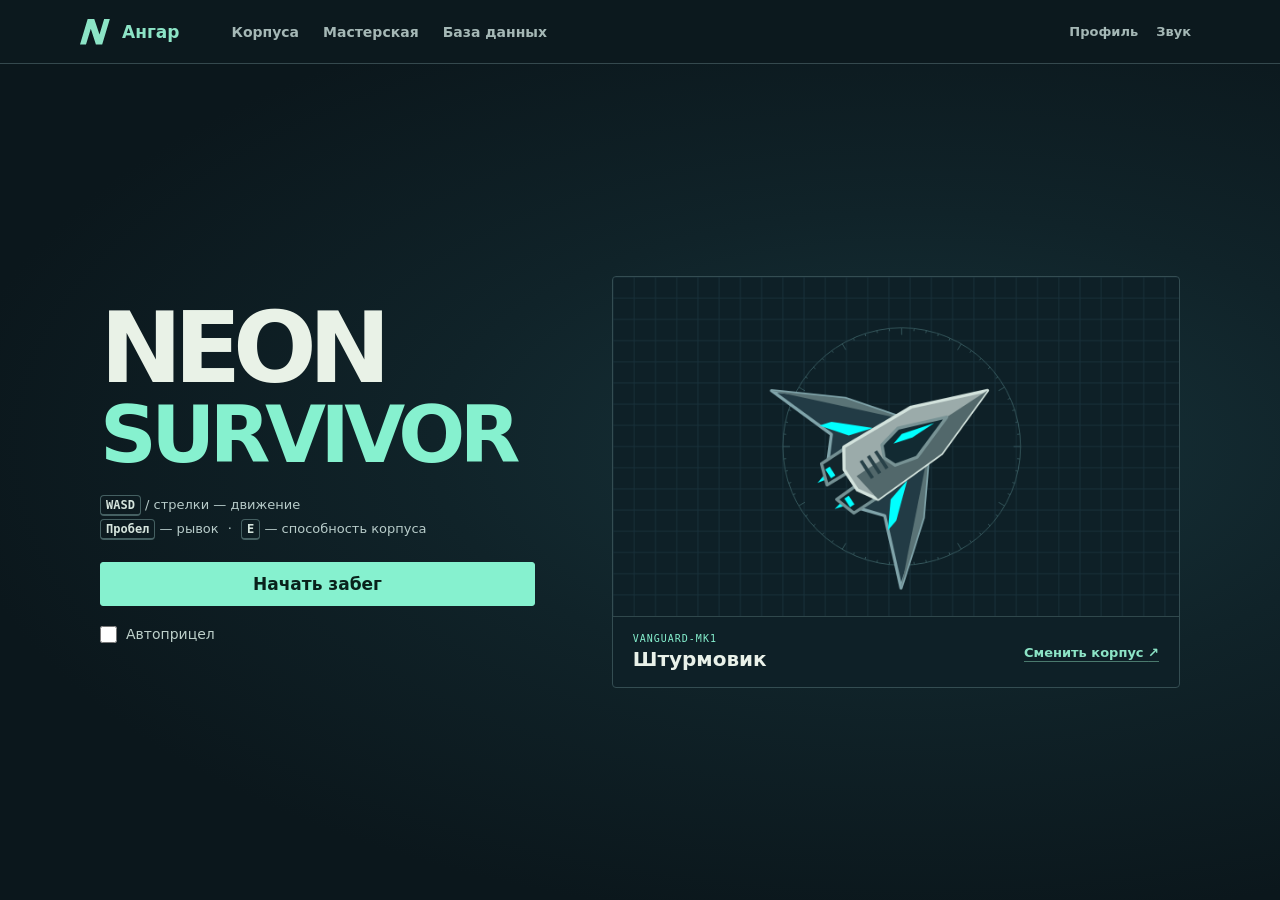
<file: index.html>
<!DOCTYPE html>
<html lang="ru">
<head>
    <meta charset="UTF-8">
    <meta name="viewport" content="width=device-width, initial-scale=1.0">
    <title>Neon Survivor</title>
    <meta name="description" content="Выберите корпус, удержите сектор и соберите свою комбинацию оружия в неоновом городе." />
    <meta property="og:title" content="Neon Survivor" />
    <meta property="og:description" content="Выберите корпус, удержите сектор и соберите свою комбинацию оружия в неоновом городе." />
    <meta property="og:type" content="website" />
    <meta name="twitter:card" content="summary_large_image" />
    <link rel="icon" href="data:,">
    <link rel="stylesheet" href="css/style.css">
    <link rel="stylesheet" href="css/station.css">
</head>
<body>
    <canvas id="gameCanvas" tabindex="-1" aria-label="Игровое поле"></canvas>

    <div id="ui-layer" class="hud">
        <div id="achievement-toast-container" class="achievement-toast-container"></div>

        <div class="hud__xp-bar">
            <div class="hud__xp-fill" id="xp-fill"></div>
        </div>

        <div class="hud__header">
            <div class="hud__stats">
                <button class="stat-box hull-status" id="hud-build" aria-label="Открыть сборку (Tab)"><span class="stat-box__label">КОРПУС</span><span id="hud-hp">100 / 100</span><span id="hud-slots">Оружие 1/4 · Пассивки 0/4</span></button>
                <div class="stat-box">
                    <span class="stat-box__label">УРОВЕНЬ</span>
                    <span class="stat-box__val" id="level-display">1</span>
                </div>
                <div class="stat-box">
                    <span class="stat-box__label">СЧЁТ</span>
                    <span class="stat-box__val" id="score-display">0</span>
                </div>
                <div class="stat-box stat-box--starter-shield hidden" id="starter-shield-box">
                    <span class="stat-box__label">СТАРТ. ЩИТ</span>
                    <span class="stat-box__val" id="starter-shield-display">0</span>
                </div>
                <div class="stat-box stat-box--energy-shield hidden" id="energy-shield-box">
                    <span class="stat-box__label">ЭНЕРГО-ЩИТ</span>
                    <span class="stat-box__val" id="energy-shield-display">ГОТОВ</span>
                </div>
            </div>

            <div class="hud__center">
                <div class="stat-box stat-box--timer">
                    <span class="stat-box__label">ВРЕМЯ ВЫЖИВАНИЯ</span>
                    <span class="stat-box__val" id="timer-display">00:00</span>
                </div>
            </div>

            <div class="hud__actions">
                <button class="btn btn--small btn--tool btn--radar active" id="btn-radar" title="Переключить тактический радар [M]">
                    <span class="radar-dot"></span>РАДАР [M]
                </button>
                <button class="btn btn--small btn--danger" id="btn-pause" title="Пауза [ESC]">ПАУЗА</button>
            </div>
        </div>

        <div id="touch-stick" aria-label="Движение корабля"><span></span></div>
        <div class="hud__footer">
            <button type="button" class="skill-slot" id="skill-dash" aria-label="Рывок (пробел)">
                <kbd class="skill-slot__key">SPC</kbd>
                <span class="skill-slot__icon" id="dash-symbol"></span><span class="ability-cd" id="dash-time"></span>
                <div class="skill-slot__cd" id="cd-dash"></div>
            </button>
            <button type="button" class="skill-slot" id="skill-emp" aria-label="Способность корпуса (E)">
                <kbd class="skill-slot__key">E</kbd>
                <span class="skill-slot__icon" id="skill-emp-icon"></span><span class="ability-cd" id="ult-time"></span>
                <div class="skill-slot__cd" id="cd-emp"></div>
            </button>
        </div>

        <div id="event-banner" class="event-banner hidden">
            <div class="event-banner__title" id="event-title">ТРЕВОГА</div>
            <div class="event-banner__desc" id="event-desc">ОПИСАНИЕ СОБЫТИЯ</div>
        </div>
    </div>

    <div id="loot-indicators"></div>

    <div id="abilities-overlay" class="screen-modal hidden" role="dialog" aria-modal="true" aria-label="Сборка">
        <div class="panel">
            <div class="loadout-title"><h2 class="panel__title">Сборка</h2><button class="station-link" id="close-build">Закрыть</button></div>
            <div id="abilities-list" class="loadout-list"></div>
        </div>
    </div>

    <header class="station-bar" aria-label="Навигация ангара">
        <div class="station-bar-inner">
            <button class="station-brand" id="station-home" aria-label="Neon Survivor — в ангар"><span class="brand-symbol" aria-hidden="true"></span><span>Ангар</span></button>
            <nav class="station-tabs" aria-label="Разделы ангара">
                <button id="chassis-btn">Корпуса</button>
                <button id="open-shop-btn">Мастерская</button>
                <button id="open-database-btn">База данных</button>
            </nav>
            <div class="station-tools"><button id="open-profile-btn">Профиль</button><button id="open-audio-btn">Звук</button></div>
        </div>
    </header>

    <main id="overlay-screen" class="screen screen--dark station-page">
        <div class="hangar">
            <section class="hangar-controls">
                <h1 class="game-title">NEON<br><span>SURVIVOR</span></h1>
                <p class="touch-keys">Движение — левый джойстик. Рывок и способность корпуса — справа.</p>
                <p class="hangar-keys"><kbd>WASD</kbd> / стрелки — движение<br><kbd>Пробел</kbd> — рывок <span>·</span> <kbd>E</kbd> — способность корпуса</p>
                <div id="death-report" class="death-report" aria-live="polite"></div>
                <button class="btn btn--primary" id="start-btn">Начать забег</button>
                <label class="aim-switch"><input type="checkbox" id="autoaim-toggle-start"><span>Автоприцел</span></label>
            </section>
            <figure class="hangar-figure">
                <canvas id="hangar-art" width="640" height="384" aria-label="Выбранный корпус"></canvas>
                <figcaption><div><span id="hangar-model">VANGUARD-MK1</span><strong id="hangar-pilot">Штурмовик</strong></div><button class="station-link" id="hangar-change">Сменить корпус <span aria-hidden="true">↗</span></button></figcaption>
            </figure>
        </div>
    </main>

    <section id="chassis-screen" class="screen station-page hidden" aria-labelledby="chassis-title">
        <div class="station-content">
            <div class="station-heading"><div><h2 id="chassis-title">Корпуса</h2><p>Выбери корабль для следующего забега.</p></div>
            <div class="chip-balance"><span aria-hidden="true">◇</span><div><small>Чипы</small><strong id="chassis-currency">0</strong></div></div></div>
            <div id="chassis-container" class="fleet" aria-label="Осмотр корпуса"></div>
            <div id="pilot-detail" class="pilot-detail"></div>
            <p id="pilot-feedback" class="station-feedback" role="status"></p>
        </div>
    </section>

    <section id="shop-screen" class="screen station-page hidden" aria-labelledby="workshop-title">
        <div class="station-content">
            <div class="station-heading"><div><h2 id="workshop-title">Мастерская</h2><p>Постоянные улучшения для всех корпусов.</p></div>
            <div class="chip-balance"><span aria-hidden="true">◇</span><div><small>Чипы</small><strong id="meta-currency">0</strong></div></div></div>
            <div id="workshop-filters" class="choice-strip" aria-label="Фильтры улучшений">
                <button data-shop-filter="all">Все улучшения</button><button data-shop-filter="affordable">По средствам</button><button data-shop-filter="max">На максимуме</button>
            </div>
            <p id="shop-feedback" class="station-feedback" role="status"></p>
            <div id="shop-container" class="workshop-grid"></div>
        </div>
    </section>

    <section id="database-screen" class="screen station-page hidden" aria-labelledby="archive-title">
        <div class="station-content">
            <div class="station-heading"><div><h2 id="archive-title">База данных</h2><p>Характеристики модулей, рецепты эволюций и досье противников.</p></div></div>
            <div class="archive-tools">
                <div id="archive-groups" class="choice-strip" aria-label="Раздел справочника">
                    <button data-group="weapon">Оружие</button><button data-group="passive">Пассивки</button><button data-group="evo">Эволюции</button><button data-group="enemy">Противники</button>
                </div>
                <label class="archive-search"><span class="search-glyph" aria-hidden="true"></span><input id="archive-query" type="search" placeholder="Найти в базе" aria-label="Найти в базе" autocomplete="off"></label>
            </div>
            <div class="archive-layout">
                <div class="archive-index"><div id="archive-count" class="archive-count" role="status"></div><div id="archive-list" class="archive-list" aria-label="Записи справочника"></div></div>
                <article id="archive-detail" class="archive-detail" aria-label="Выбранная запись"></article>
            </div>
        </div>
    </section>

    <div id="profile-screen" class="screen screen--solid screen--scrollable station-page hidden">
        <div class="screen__content screen__content--dashboard">
            <h2 class="screen__title">ПРОФИЛЬ ПИЛОТА</h2>

            <div class="profile-layout">
                <div class="profile-col">
                    <h3 class="section-subtitle">СТАТИСТИКА</h3>
                    <div id="profile-stats" class="panel__list panel__list--grid"></div>

                    <h3 class="section-subtitle">ДИРЕКТИВЫ</h3>
                    <div id="profile-achievements" class="panel__list panel__list--grid"></div>
                </div>

                <div class="profile-col">
                    <h3 class="section-subtitle">ЖУРНАЛ ИНЦИДЕНТОВ</h3>
                    <div id="profile-runlog" class="panel__list run-log-list"></div>
                </div>
            </div>

            <div class="action-group" style="margin-top: 30px;">
                <button class="btn btn--secondary" id="close-profile-btn">НАЗАД</button>
            </div>
        </div>
    </div>

    <div id="levelup-screen" class="screen screen--solid hidden">
        <div class="screen__content screen__content--wide">
            <h2 class="screen__title">УРОВЕНЬ ПОВЫШЕН</h2>
            <p id="sys-msg" class="screen__subtitle">Выберите модуль</p>
            <div id="levelup-slots-info" class="slots-info">Оружие 1/4 • Пассивки 0/4</div>

            <div class="cards-grid" id="cards-box"></div>

            <div class="controls-group" id="levelup-controls" style="display:none;">
                <button class="btn btn--tool" id="reroll-btn">
                    Обновить · <span id="reroll-count">3</span>
                </button>
                <button class="btn btn--tool" id="banish-btn">
                    Изгнать навык
                </button>
                <button class="btn btn--tool" id="skip-btn">
                    Пропустить · +40 HP
                </button>
            </div>
        </div>
    </div>

    <div id="pause-menu" class="screen screen--solid hidden">
        <div class="screen__content">
            <h2 class="screen__title">ПАУЗА</h2>
            <div id="stats-list" class="panel__list panel__list--grid panel__list--scrollable"></div>

            <label class="toggle" style="margin-bottom: 20px;">
                <input type="checkbox" id="autoaim-toggle-pause" class="toggle__input">
                <span class="toggle__label">АВТОПРИЦЕЛ</span>
            </label>

            <div class="action-group">
                <button class="btn btn--primary" id="resume-btn">ПРОДОЛЖИТЬ</button>
                <button class="btn btn--secondary" id="pause-audio-btn">НАСТРОЙКИ ЗВУКА</button>
                <button class="btn btn--tool" id="pause-xp-report-btn" title="Показать и скопировать сводку опыта [F9]">Сводка забега [F9]</button>
            </div>
            <pre id="xp-diagnostic-box" class="boot-log hidden" style="margin-top: 14px; max-height: 220px; overflow-y: auto; text-align: left; font-size: 11px; white-space: pre-wrap; user-select: text;"></pre>
        </div>
    </div>

    <div id="audio-settings-screen" class="screen screen--modal hidden">
        <div class="screen__content screen__content--audio">
            <h2 class="screen__title">Настройки звука</h2>

            <div class="audio-controls-panel">
                <div class="audio-setting-row">
                    <div class="audio-label-group">
                        <span class="audio-label">ОБЩАЯ ГРОМКОСТЬ</span>
                        <span class="audio-val-badge" id="master-val-badge">70%</span>
                    </div>
                    <input type="range" id="master-volume-slider" class="range-slider" min="0" max="100" step="1" value="70">
                </div>

                <div class="audio-setting-row">
                    <div class="audio-label-group">
                        <span class="audio-label">ЭФФЕКТЫ БОЯ (SFX)</span>
                        <span class="audio-val-badge" id="sfx-val-badge">70%</span>
                    </div>
                    <input type="range" id="sfx-volume-slider" class="range-slider" min="0" max="100" step="1" value="70">
                </div>

                <div class="audio-setting-row">
                    <div class="audio-label-group">
                        <span class="audio-label">МУЗЫКА СИНТЕЗАТОРА (BGM)</span>
                        <span class="audio-val-badge" id="music-val-badge">60%</span>
                    </div>
                    <input type="range" id="music-volume-slider" class="range-slider" min="0" max="100" step="1" value="60">
                </div>

                <div class="audio-setting-row">
                    <div class="audio-label-group">
                        <span class="audio-label">ИНТЕРФЕЙС / ОПЫТ (UI)</span>
                        <span class="audio-val-badge" id="ui-val-badge">80%</span>
                    </div>
                    <input type="range" id="ui-volume-slider" class="range-slider" min="0" max="100" step="1" value="80">
                </div>

                <div class="audio-setting-row audio-setting-row--toggle">
                    <label class="toggle">
                        <input type="checkbox" id="mute-toggle" class="toggle__input">
                        <span class="toggle__label">ВЫКЛЮЧИТЬ ВЕСЬ ЗВУК (MUTE)</span>
                    </label>
                </div>
            </div>

            <div class="action-group" style="margin-top: 25px;">
                <button class="btn btn--primary" id="close-audio-btn">СОХРАНИТЬ И ЗАКРЫТЬ</button>
            </div>
        </div>
    </div>

    <div class="crt-overlay"></div>

    <script type="module" src="src/main.js"></script>
</body>
</html>
</file>
<file: css/style.css>
:root {
    --clr-bg: #0b0213;
    --clr-surface: #19052b;
    --clr-surface-light: #280a42;

    --clr-primary: #00ffff;
    --clr-danger: #ff0055;
    --clr-warning: #ffea00;
    --clr-success: #00ff9d;

    --clr-text: #ffffff;
    --clr-text-muted: #b58cd4;

    --z-canvas: 1;
    --z-indicators: 5;
    --z-hud: 10;
    --z-modal: 45;
    --z-screen: 50;
    --z-crt: 9999;

    --font-main: 'Orbitron', system-ui, sans-serif;
    --border-width: 3px;

    --shadow-offset: 6px;
}

* { box-sizing: border-box; margin: 0; padding: 0; }

body {
    background: var(--clr-bg);
    color: var(--clr-text);
    font-family: var(--font-main);
    overflow: hidden;
    touch-action: manipulation;
    user-select: none;
    font-weight: 700;
}

canvas {
    display: block;
    width: 100%;
    height: 100%;
    image-rendering: pixelated;
    position: absolute;
    z-index: var(--z-canvas);
}

.hidden { display: none !important; opacity: 0; pointer-events: none; }
.color-warning { color: var(--clr-warning); }

.crt-overlay {
    position: fixed;
    inset: 0;
    background: linear-gradient(rgba(18, 16, 16, 0) 50%, rgba(0, 0, 0, 0.25) 50%),
                linear-gradient(90deg, rgba(255, 0, 0, 0.06), rgba(0, 255, 0, 0.02), rgba(0, 0, 255, 0.06));
    background-size: 100% 4px, 3px 100%;
    z-index: var(--z-crt);
    pointer-events: none;
    opacity: 0.6;
}

.hud {
    position: absolute; inset: 0;
    z-index: var(--z-hud);
    pointer-events: none;
    display: flex; flex-direction: column; justify-content: space-between;
}

.hud__xp-bar {
    position: absolute; top: 0; left: 0; width: 100%; height: 12px;
    background: var(--clr-bg);
    border-bottom: var(--border-width) solid var(--clr-primary);
    z-index: 100;
}

.hud__xp-fill {
    width: 0; height: 100%;
    background: var(--clr-primary);
    box-shadow: 0 0 15px var(--clr-primary);
    transition: width 0.2s ease-out;
}

.hud__header {
    padding: 16px 24px;
    padding-top: 26px;
    display: flex;
    justify-content: space-between;
    align-items: flex-start;
    pointer-events: none;
    position: relative;
    z-index: 10;
}

.hud__stats {
    display: flex;
    gap: 12px;
    pointer-events: none;
}

.hud__center {
    display: flex;
    flex-direction: column;
    align-items: center;
    pointer-events: none;
}

.hud__actions {
    display: flex;
    align-items: center;
    gap: 10px;
    pointer-events: none;
}

.hud__actions .btn,
.hud__stats .stat-box,
.hud__center .stat-box {
    pointer-events: auto;
}

.hud__footer {
    padding: 24px 28px;
    display: flex;
    gap: 16px;
    pointer-events: none;
    align-items: flex-end;
}

.hud__footer .skill-slot {
    pointer-events: auto;
    cursor: pointer;
}

.stat-box {
    background: rgba(14, 4, 28, 0.88);
    backdrop-filter: blur(8px);
    border: var(--border-width) solid var(--clr-primary);
    padding: 6px 14px;
    display: flex; flex-direction: column; align-items: center;
    min-width: 82px;
    box-shadow: 3px 3px 0px var(--clr-danger);
    transition: transform 0.15s ease, border-color 0.15s ease;
}

.stat-box--timer {
    min-width: 140px;
    border-color: var(--clr-warning);
    box-shadow: 0 0 16px rgba(255, 234, 0, 0.25), 3px 3px 0px var(--clr-primary);
    background: rgba(22, 6, 40, 0.92);
}

.stat-box--timer .stat-box__label {
    color: var(--clr-primary);
    letter-spacing: 2px;
    font-size: 9px;
    font-weight: 700;
}

.stat-box--timer .stat-box__val {
    color: var(--clr-warning);
    font-size: 24px;
    font-weight: 900;
    letter-spacing: 2px;
    text-shadow: 0 0 10px rgba(255, 234, 0, 0.6);
}

.stat-box__label {
    font-size: 9px; color: var(--clr-warning);
    letter-spacing: 1.5px; margin-bottom: 2px;
    font-weight: 700;
}

.stat-box__val { font-size: 20px; color: #fff; font-weight: 900; }

.stat-box--starter-shield {
    border-color: var(--clr-warning);
    box-shadow: 3px 3px 0px #553b00;
    min-width: 96px;
}

.stat-box--starter-shield .stat-box__label {
    color: var(--clr-warning);
}

.stat-box--starter-shield .stat-box__val {
    font-size: 16px;
    color: var(--clr-warning);
    letter-spacing: 2px;
}

.stat-box--energy-shield {
    border-color: var(--clr-primary);
    box-shadow: 3px 3px 0px #004455;
    min-width: 104px;
}

.stat-box--energy-shield .stat-box__label {
    color: var(--clr-primary);
}

.stat-box--energy-shield .stat-box__val {
    font-size: 15px;
    color: var(--clr-primary);
    letter-spacing: 1px;
}

.stat-box--energy-shield.recharging {
    border-color: #446677;
}

.stat-box--energy-shield.recharging .stat-box__val {
    color: #88bbcc;
}

.btn--radar {
    background: rgba(14, 4, 28, 0.88);
    border-color: var(--clr-primary);
    color: var(--clr-primary);
    box-shadow: 3px 3px 0px var(--clr-primary);
    padding: 7px 12px;
    font-size: 11px;
    display: inline-flex;
    align-items: center;
    gap: 6px;
}
.btn--radar .radar-dot {
    width: 8px;
    height: 8px;
    border-radius: 50%;
    background: #555;
    transition: background 0.2s, box-shadow 0.2s;
}
.btn--radar.active .radar-dot {
    background: var(--clr-success);
    box-shadow: 0 0 8px var(--clr-success);
}
.btn--radar.active {
    border-color: var(--clr-primary);
    color: #fff;
}

.skill-slot {
    width: 64px; height: 64px;
    background: var(--clr-bg);
    border: var(--border-width) solid #555;
    display: flex; align-items: center; justify-content: center;
    font-size: 28px; color: #555;
    position: relative; overflow: hidden;
    box-shadow: 4px 4px 0px #222;
}

.skill-slot.ready {
    border-color: var(--clr-primary);
    color: var(--clr-primary);
    box-shadow: 4px 4px 0px var(--clr-primary);
}

.skill-slot__cd {
    position: absolute; left: 0; bottom: 0; width: 100%;
    background: var(--clr-danger); opacity: 0.5;
    transition: height 0.1s linear; z-index: 1;
}

.skill-slot__icon { z-index: 2; }

.skill-slot__key {
    position: absolute; top: 2px; left: 2px;
    background: var(--clr-primary); color: #000;
    padding: 2px 4px; font-size: 9px;
    font-weight: 900; z-index: 5;
}

.btn {
    font-family: var(--font-main);
    border: var(--border-width) solid transparent;
    cursor: pointer;
    text-transform: uppercase;
    font-weight: 900; letter-spacing: 2px;
    display: inline-flex; align-items: center; justify-content: center; gap: 8px;
    transition: transform 0.1s, box-shadow 0.1s;
}

.btn:active {
    transform: translate(var(--shadow-offset), var(--shadow-offset)) !important;
    box-shadow: 0px 0px 0px transparent !important;
}

.btn--primary {
    background: var(--clr-primary);
    color: var(--clr-bg);
    border-color: var(--clr-primary);
    padding: 15px 40px; font-size: 20px;
    box-shadow: var(--shadow-offset) var(--shadow-offset) 0px var(--clr-danger);
    width: 100%;
}
.btn--primary:hover { transform: translate(-2px, -2px); box-shadow: 8px 8px 0px var(--clr-danger); }

.btn--secondary {
    background: var(--clr-bg);
    color: var(--clr-warning);
    border-color: var(--clr-warning);
    padding: 15px 40px; font-size: 20px;
    box-shadow: var(--shadow-offset) var(--shadow-offset) 0px var(--clr-primary);
    width: 100%;
}
.btn--secondary:hover { background: var(--clr-surface); }

.btn--small {
    padding: 8px 16px; font-size: 14px;
}

.btn--danger {
    background: var(--clr-bg);
    border-color: var(--clr-danger);
    color: var(--clr-danger);
    box-shadow: 4px 4px 0px var(--clr-danger);
}
.btn--danger:hover { background: var(--clr-danger); color: #fff; }

.btn--tool {
    background: var(--clr-bg);
    border-color: #555; color: #aaa;
    padding: 12px 18px; font-size: 14px;
    box-shadow: 4px 4px 0px #555; width: 100%;
}
.btn--tool:hover:not(:disabled) { border-color: var(--clr-primary); color: var(--clr-primary); box-shadow: 4px 4px 0px var(--clr-primary); }
.btn--tool:disabled { opacity: 0.5; cursor: not-allowed; }
.btn--tool.active {
    border-color: var(--clr-danger); color: var(--clr-danger);
    box-shadow: 4px 4px 0px var(--clr-danger);
}

.action-group { display: flex; flex-direction: column; gap: 15px; width: 100%; max-width: 350px; }
.controls-group { display: flex; gap: 15px; margin-top: 20px; width: 100%; max-width: 700px; }

.toggle {
    display: flex; align-items: center; gap: 10px;
    font-size: 14px; color: var(--clr-primary);
    cursor: pointer; justify-content: center; pointer-events: auto;
    background: var(--clr-surface); border: var(--border-width) solid var(--clr-primary);
    padding: 10px; width: 100%;
    box-shadow: 4px 4px 0px var(--clr-danger);
}
.toggle__input {
    width: 20px; height: 20px;
    accent-color: var(--clr-danger); cursor: pointer;
}
.toggle:hover { background: var(--clr-surface-light); }

.screen {
    position: absolute; inset: 0;
    display: flex; flex-direction: column; align-items: center; justify-content: center;
    z-index: var(--z-screen); pointer-events: auto;
    transition: opacity 0.2s;
}

.screen--dark { background: rgba(11, 2, 19, 0.95); }
.screen--solid { background: rgba(25, 5, 43, 0.95); }

.screen--scrollable {
    overflow-y: auto;
    justify-content: flex-start;
    padding: 50px 20px;
}

.screen__content { display: flex; flex-direction: column; align-items: center; width: 100%; max-width: 500px; }
.screen__content--wide { max-width: 1000px; }

.screen__content--dashboard { max-width: 1400px; }

.screen-modal {
    position: absolute; inset: 0;
    display: flex; align-items: center; justify-content: center;
    z-index: var(--z-modal); pointer-events: auto;
    background: rgba(0,0,0,0.6);
}

.game-title {
    font-size: 70px; margin-bottom: 5px; color: var(--clr-bg);
    text-shadow:
        -2px -2px 0 var(--clr-primary),
        2px -2px 0 var(--clr-primary),
        -2px 2px 0 var(--clr-primary),
        2px 2px 0 var(--clr-primary),
        6px 6px 0px var(--clr-danger);
    letter-spacing: 2px; text-align: center; line-height: 1.1;
}

.game-subtitle {
    color: var(--clr-primary); text-align: center;
    margin-bottom: 40px; font-size: 16px; letter-spacing: 5px;
}

.screen__title {
    font-size: 40px; color: var(--clr-bg);
    text-shadow: -2px -2px 0 var(--clr-warning), 2px -2px 0 var(--clr-warning), -2px 2px 0 var(--clr-warning), 2px 2px 0 var(--clr-warning), 4px 4px 0px var(--clr-danger);
    text-transform: uppercase; margin-bottom: 10px;
}

.screen__subtitle {
    color: var(--clr-primary); margin-bottom: 30px; letter-spacing: 2px;
}

.death-report {
    color: var(--clr-danger); margin-top: 30px; white-space: pre-line;
    font-size: 20px; text-align: center;
    background: var(--clr-bg); border: var(--border-width) solid var(--clr-danger);
    padding: 15px; box-shadow: 4px 4px 0px var(--clr-primary);
}

.panel {
    background: var(--clr-surface);
    border: var(--border-width) solid var(--clr-primary);
    padding: 30px; min-width: 350px; max-width: 80%;
    text-align: center;
    box-shadow: 8px 8px 0px var(--clr-danger);
}

.panel__title { font-size: 24px; color: var(--clr-primary); margin-bottom: 20px; }
.panel__hint { font-size: 12px; color: var(--clr-text-muted); margin-top: 20px; }

.panel__list { text-align: left; margin-bottom: 10px; }
.panel__list--grid { display: grid; grid-template-columns: repeat(auto-fill, minmax(200px, 1fr)); gap: 15px; }
.panel__list--scrollable {
    background: var(--clr-bg); padding: 20px;
    border: var(--border-width) solid var(--clr-text-muted);
    max-height: 50vh; overflow-y: auto; width: 100%; max-width: 500px; margin-bottom: 20px;
}

.panel__list div {
    font-size: 14px; color: #fff;
    border-bottom: 2px dashed #444; padding-bottom: 6px;
    display: flex; justify-content: space-between;
}

.cards-grid {
    display: flex; gap: 20px; flex-wrap: wrap; justify-content: center; width: 100%;
}

.shop-card {
    background: var(--clr-bg);
    border: var(--border-width) solid var(--clr-text-muted);
    padding: 20px; width: 220px;
    display: flex; flex-direction: column; align-items: center; gap: 15px;
    box-shadow: 6px 6px 0px var(--clr-surface-light);
    transition: transform 0.1s, box-shadow 0.1s;
}
.shop-card:hover {
    transform: translate(-2px, -2px);
    border-color: var(--clr-warning);
    box-shadow: 8px 8px 0px var(--clr-warning);
}
.shop-card h3 { font-size: 18px; color: var(--clr-warning); }
.shop-card .desc { font-size: 12px; color: var(--clr-text); text-align: center; min-height: 30px;}
.shop-card .cost { font-size: 16px; color: var(--clr-primary); margin-top: auto;}

.balance-badge {
    font-size: 24px; margin-bottom: 30px; padding: 10px 20px;
    border: var(--border-width) solid var(--clr-warning);
    background: var(--clr-bg);
    box-shadow: 4px 4px 0px var(--clr-primary);
}

.slots-info {
    font-size: 14px;
    letter-spacing: 2px;
    color: var(--clr-primary);
    margin: -10px 0 20px;
    padding: 6px 16px;
    border: 1px solid var(--clr-primary);
    background: rgba(0, 255, 255, 0.08);
    text-transform: uppercase;
}

.upgrade-card {
    background: var(--clr-bg);
    border: var(--border-width) solid #555;
    width: 240px; height: 340px; padding: 20px;
    display: flex; flex-direction: column; align-items: center; justify-content: space-between;
    text-align: center; cursor: pointer; position: relative;
    box-shadow: 6px 6px 0px #333;
    transition: transform 0.1s, box-shadow 0.1s;
}

.upgrade-card:hover { transform: translate(-2px, -2px); }

.card-new { border-color: var(--clr-primary); box-shadow: 8px 8px 0px var(--clr-primary); }
.card-upgrade { border-color: var(--clr-success); box-shadow: 8px 8px 0px var(--clr-success); }
.card-evo {
    background: var(--clr-warning); border-color: #000;
    box-shadow: 8px 8px 0px var(--clr-danger);
}
.card-evo .card-title, .card-evo .card-type, .card-evo .card-desc { color: #000 !important; }

.card-type { font-size: 12px; text-transform: uppercase; letter-spacing: 2px; margin-bottom: 8px; color: var(--clr-text-muted); flex-shrink: 0; }
.card-title { font-size: 20px; margin-bottom: 10px; color: #fff; min-height: 50px; display: flex; align-items: center; justify-content: center; flex-shrink: 0; }
.card-desc { font-size: 14px; color: var(--clr-text); flex-grow: 1; display: flex; align-items: center; justify-content: center; width: 100%; }

.cards-grid.banish-mode .upgrade-card { cursor: crosshair; border-color: var(--clr-danger); box-shadow: 8px 8px 0px var(--clr-danger); background: #3a0014; }
.cards-grid.banish-mode .upgrade-card:hover { transform: translate(-2px, -2px); }

#loot-indicators { position: absolute; inset: 0; pointer-events: none; z-index: var(--z-indicators); }
.arrow {
    position: absolute; width: 0; height: 0;
    border-left: 10px solid transparent; border-right: 10px solid transparent;
    transform-origin: 50% 50%;
}
.arrow-green { border-bottom: 18px solid var(--clr-success); }
.arrow-blue { border-bottom: 22px solid var(--clr-primary); }

@media (max-width: 768px) {
    .game-title { font-size: 40px; }
    .hud__header { padding: 10px 12px; padding-top: 18px; }
    .hud__stats { gap: 6px; }
    .stat-box { min-width: 60px; padding: 4px 8px; }
    .stat-box__label { font-size: 8px; letter-spacing: 1px; }
    .stat-box__val { font-size: 15px; }
    .stat-box--timer { min-width: 95px; padding: 4px 8px; }
    .stat-box--timer .stat-box__label { font-size: 8px; letter-spacing: 1px; }
    .stat-box--timer .stat-box__val { font-size: 17px; }
    .hud__actions { gap: 6px; }
    .btn--small { padding: 6px 10px; font-size: 11px; }
    .btn--radar { padding: 5px 8px; font-size: 10px; }
    .hud__footer { padding: 12px 14px; gap: 10px; }
    .skill-slot { width: 50px; height: 50px; font-size: 20px; }
    .event-banner { top: 78px; padding: 8px 16px; width: 90%; }
    .achievement-toast-container { bottom: 15px; right: 15px; width: calc(100vw - 30px); }
    .cards-grid { flex-direction: column; align-items: center; }
    .upgrade-card { width: 90%; height: auto; min-height: 200px; padding: 15px; }
    .panel { width: 95%; padding: 20px; }
    .panel__list--grid { grid-template-columns: 1fr; }
    .controls-group { flex-direction: column; width: 90%; }
    .profile-layout { grid-template-columns: 1fr; gap: 20px; }
    .run-log-list { max-height: 300px; }
}

.boot-screen {
    position: absolute; inset: 0;
    z-index: var(--z-crt);
    background: #000;
    display: flex; align-items: center; justify-content: center;
    padding: 40px;
    transition: opacity 0.3s ease-out;
}

.boot-log {
    font-family: var(--font-main);
    color: var(--clr-primary);
    font-size: 14px;
    line-height: 1.8;
    text-shadow: 0 0 6px var(--clr-primary);
    white-space: pre-wrap;
    max-width: 600px;
    width: 100%;
}

.btn:disabled {
    opacity: 0.4;
    cursor: not-allowed;
    box-shadow: none !important;
    transform: none !important;
}

.btn-soon {
    font-size: 10px;
    color: var(--clr-danger);
    margin-left: 6px;
    letter-spacing: 1px;
}

.section-subtitle {
    color: var(--clr-warning);
    font-size: 16px;
    letter-spacing: 2px;
    text-align: left;
    width: 100%;
    margin: 20px 0 15px;
    padding-bottom: 6px;
    border-bottom: 2px dashed var(--clr-surface-light);
}

.db-tabs {
    display: flex; gap: 15px;
    width: 100%; max-width: 400px;
    margin-bottom: 25px;
}

.profile-layout {
    display: grid;
    grid-template-columns: 1fr 1fr;
    gap: 40px;
    width: 100%;
    align-items: start;
    text-align: left;
}

.profile-col { display: flex; flex-direction: column; }

.run-log-list {
    background: var(--clr-bg);
    padding: 15px;
    border: var(--border-width) solid var(--clr-text-muted);
    max-height: 480px;
    overflow-y: auto;
    width: 100%;
}

.run-log-list div {
    flex-direction: column;
    align-items: flex-start;
    gap: 4px;
}
.run-log-list div span:first-child { font-size: 12px; color: var(--clr-text-muted); }
.run-log-list div span:last-child { font-size: 14px; font-weight: 900; }

.shop-card--locked {
    border-color: #333;
    background: #0a0a0a;
    box-shadow: 6px 6px 0px #000;
}
.shop-card--locked h3 { color: #555; }
.shop-card--locked .desc { color: #444; letter-spacing: 1px; }

.shop-card--evo {
    border-color: var(--clr-warning);
    box-shadow: 6px 6px 0px var(--clr-warning);
}
.shop-card--evo h3 { color: var(--clr-warning); }

.db-recipe {
    font-size: 11px; color: var(--clr-text-muted);
    margin-top: 8px; text-align: center;
}

.shop-card.highlight {
    border-color: var(--clr-success);
    box-shadow: 6px 6px 0px var(--clr-success);
    transform: translate(-2px, -2px);
}

.event-banner {
    position: absolute;
    top: 98px;
    left: 50%;
    transform: translateX(-50%);
    background: rgba(255, 0, 85, 0.3);
    border: 2px solid var(--clr-danger);
    box-shadow: 0 0 30px var(--clr-danger), inset 0 0 15px rgba(255, 0, 85, 0.4);
    padding: 10px 28px;
    text-align: center;
    border-radius: 4px;
    z-index: 1000;
    pointer-events: none;
    animation: pulseAlert 1s infinite alternate;
}
@keyframes pulseAlert {
    from { opacity: 0.85; transform: translateX(-50%) scale(1); }
    to { opacity: 1; transform: translateX(-50%) scale(1.03); }
}
.event-banner__title {
    color: #ff0055;
    font-size: 16px;
    font-weight: 900;
    letter-spacing: 2px;
}
.event-banner__desc {
    color: #ffffff;
    font-size: 12px;
    margin-top: 4px;
    letter-spacing: 1px;
}

.chassis-card {
    background: var(--clr-surface);
    border: var(--border-width) solid var(--clr-primary);
    box-shadow: 6px 6px 0px var(--clr-primary);
    padding: 20px;
    display: flex;
    flex-direction: column;
    justify-content: space-between;
    text-align: left;
    transition: transform 0.15s, border-color 0.15s;
    min-height: 280px;
}
.chassis-card.selected {
    border-color: var(--clr-success);
    box-shadow: 6px 6px 0px var(--clr-success);
    transform: translate(-3px, -3px);
}
.chassis-card--locked {
    border-color: #444;
    box-shadow: 6px 6px 0px #222;
    background: #0d0417;
    opacity: 0.85;
}
.chassis-card__header {
    display: flex;
    justify-content: space-between;
    align-items: baseline;
    margin-bottom: 8px;
}
.chassis-card__model {
    font-size: 11px;
    color: var(--clr-text-muted);
}
.chassis-card__title {
    font-size: 18px;
    font-weight: 900;
}
.chassis-card__subtitle {
    font-size: 12px;
    color: var(--clr-warning);
    margin-bottom: 12px;
}
.chassis-card__desc {
    font-size: 12px;
    color: var(--clr-text-muted);
    line-height: 1.4;
    margin-bottom: 12px;
}
.chassis-card__ult {
    background: rgba(0, 0, 0, 0.4);
    padding: 8px 10px;
    border-left: 3px solid var(--clr-danger);
    font-size: 11px;
    margin-bottom: 15px;
}
.chassis-card__action {
    margin-top: auto;
}

.screen__content--audio {
    max-width: 540px;
    width: 90%;
    background: #0d061c;
    border: 2px solid var(--clr-primary);
    box-shadow: 10px 10px 0px var(--clr-bg-dark), 0 0 30px rgba(0, 255, 255, 0.25);
    padding: 30px;
}

.audio-controls-panel {
    display: flex;
    flex-direction: column;
    gap: 22px;
    margin: 25px 0 10px 0;
    text-align: left;
}

.audio-setting-row {
    display: flex;
    flex-direction: column;
    gap: 8px;
    background: rgba(0, 0, 0, 0.45);
    padding: 14px 18px;
    border: 1px solid rgba(0, 255, 255, 0.2);
    border-left: 3px solid var(--clr-primary);
    box-shadow: inset 0 0 10px rgba(0, 0, 0, 0.5);
}

.audio-setting-row--toggle {
    border-left-color: var(--clr-warning);
    padding: 12px 18px;
}

.audio-label-group {
    display: flex;
    justify-content: space-between;
    align-items: center;
}

.audio-label {
    font-size: 13px;
    font-weight: 700;
    letter-spacing: 1px;
    color: var(--clr-text-main);
}

.audio-val-badge {
    font-size: 12px;
    font-weight: 900;
    color: var(--clr-primary);
    background: #001a24;
    padding: 2px 8px;
    border: 1px solid var(--clr-primary);
    letter-spacing: 1px;
    min-width: 45px;
    text-align: center;
}

.range-slider {
    -webkit-appearance: none;
    appearance: none;
    width: 100%;
    height: 8px;
    background: #140b29;
    border: 1px solid var(--clr-primary);
    outline: none;
    margin: 8px 0 4px 0;
    transition: box-shadow 0.2s ease;
}

.range-slider:focus {
    box-shadow: 0 0 12px rgba(0, 255, 255, 0.4);
}

.range-slider::-webkit-slider-thumb {
    -webkit-appearance: none;
    appearance: none;
    width: 18px;
    height: 18px;
    background: var(--clr-primary);
    cursor: pointer;
    border: 2px solid #ffffff;
    box-shadow: 0 0 8px var(--clr-primary);
    transition: transform 0.1s ease, background-color 0.2s ease;
}

.range-slider::-webkit-slider-thumb:hover {
    transform: scale(1.2);
    background: var(--clr-warning);
    box-shadow: 0 0 12px var(--clr-warning);
}

.range-slider::-moz-range-thumb {
    width: 18px;
    height: 18px;
    background: var(--clr-primary);
    cursor: pointer;
    border: 2px solid #ffffff;
    box-shadow: 0 0 8px var(--clr-primary);
    transition: transform 0.1s ease;
}

.range-slider::-moz-range-thumb:hover {
    transform: scale(1.2);
    background: var(--clr-warning);
}

.achievement-toast-container {
    position: fixed;
    bottom: 24px;
    right: 24px;
    z-index: 1000;
    pointer-events: none;
    display: flex;
    flex-direction: column-reverse;
    align-items: flex-end;
    gap: 12px;
    width: 90%;
    max-width: 400px;
}

.achievement-toast {
    position: relative;
    width: 100%;
    background: rgba(14, 4, 28, 0.96);
    border: 2px solid var(--clr-warning);
    box-shadow: 0 0 25px rgba(255, 234, 0, 0.45), inset 0 0 15px rgba(255, 234, 0, 0.2);
    border-radius: 4px;
    padding: 12px 16px;
    display: flex;
    align-items: center;
    gap: 14px;
    transform: translateX(120%);
    opacity: 0;
    transition: transform 0.38s cubic-bezier(0.18, 0.89, 0.32, 1.25), opacity 0.3s ease;
    overflow: hidden;
    backdrop-filter: blur(8px);
}

.achievement-toast--visible {
    transform: translateX(0);
    opacity: 1;
}

.achievement-toast--closing {
    transform: translateX(120%);
    opacity: 0;
    transition: transform 0.3s ease-in, opacity 0.25s ease;
}

.achievement-toast__icon-box {
    display: flex;
    align-items: center;
    justify-content: center;
    width: 46px;
    height: 46px;
    background: rgba(255, 234, 0, 0.12);
    border: 2px solid var(--clr-warning);
    border-radius: 4px;
    flex-shrink: 0;
    box-shadow: 0 0 10px rgba(255, 234, 0, 0.3);
}

.achievement-toast__icon {
    font-size: 24px;
    line-height: 1;
}

.achievement-toast__content {
    flex-grow: 1;
    min-width: 0;
}

.achievement-toast__category {
    display: flex;
    align-items: center;
    justify-content: space-between;
    font-size: 10px;
    font-weight: 700;
    color: var(--clr-primary);
    letter-spacing: 1.5px;
    margin-bottom: 2px;
}

.achievement-toast__reward {
    color: var(--clr-warning);
    background: rgba(255, 234, 0, 0.15);
    padding: 1px 6px;
    border-radius: 3px;
    border: 1px solid rgba(255, 234, 0, 0.5);
    font-size: 11px;
}

.achievement-toast__title {
    font-size: 15px;
    font-weight: 900;
    color: #ffffff;
    text-shadow: 0 0 8px rgba(255, 255, 255, 0.6);
    letter-spacing: 1px;
    white-space: nowrap;
    overflow: hidden;
    text-overflow: ellipsis;
}

.achievement-toast__desc {
    font-size: 11px;
    font-weight: 400;
    color: var(--clr-text-muted);
    margin-top: 2px;
    white-space: nowrap;
    overflow: hidden;
    text-overflow: ellipsis;
}

.achievement-toast__progress-bar {
    position: absolute;
    bottom: 0;
    left: 0;
    height: 3px;
    background: linear-gradient(90deg, var(--clr-primary), var(--clr-warning));
    box-shadow: 0 0 6px var(--clr-warning);
    width: 100%;
    animation: toastProgress 3s linear forwards;
}

@keyframes toastProgress {
    from { width: 100%; }
    to { width: 0%; }
}

button.upgrade-card { font: inherit; color: inherit; text-align: left; }
button.upgrade-card:focus-visible { outline: 3px solid #ffe575; outline-offset: 3px; }

:root {
    --clr-bg: #0a141a;
    --clr-surface: #122229;
    --clr-surface-light: #21363c;
    --clr-primary: #86f1cf;
    --clr-danger: #ff937b;
    --clr-warning: #f2cd83;
    --clr-success: #89e6b6;
    --clr-text: #e9f1e9;
    --clr-text-muted: #a1b5b6;
    --border-width: 1px;
    --shadow-offset: 0px;
}
body { font-family: system-ui, sans-serif; font-weight: 520; }
body:has(.screen:not(.hidden)) .hud, body:has(.screen:not(.hidden)) #loot-indicators { visibility: hidden; }
#gameCanvas { image-rendering: auto; }
.crt-overlay { display: none; }
.screen, .screen-modal { padding: clamp(14px,3vw,44px); overflow-y: auto; overscroll-behavior: contain; touch-action: pan-y; }
.screen--dark, .screen--solid { background: #0b171d; }
.screen--modal, .screen-modal { background: rgba(6,15,20,.84); }
.screen__content { margin: auto; max-width: min(100%, 1140px); }
.screen__title, .panel__title { color: var(--clr-text); font-size: clamp(24px,4vw,44px); line-height: 1.1; letter-spacing: -.035em; text-shadow: none; }
.screen__subtitle, .panel__hint { color: var(--clr-text-muted); line-height: 1.5; }
#overlay-screen {
    background: radial-gradient(ellipse at 68% 43%, #163137 0, #0d1e25 38%, #091319 73%);
}
.hangar { display: grid; grid-template-columns: minmax(260px,.85fr) minmax(300px,1.2fr); align-items: center; gap: clamp(28px,6vw,96px); width: min(1110px,100%); margin: auto; }
.hangar-controls { width: 100%; }
.hangar .game-title { font: 900 clamp(58px,7.7vw,116px)/.81 system-ui,sans-serif; text-align: left; color: #e9f2e7; letter-spacing: -.085em; text-shadow: none; transform: none; margin: 0; }
.hangar .game-title span { color: var(--clr-primary); font-size: .8em; letter-spacing: -.07em; }
.hangar-keys { margin: 24px 0 20px; color: var(--clr-text-muted); font-size: 13px; line-height: 1.55; }
.hangar-nav { display: grid; grid-template-columns: 1fr 1fr; gap: 8px; margin-top: 10px; }
.hangar-figure { min-width: 0; border: 1px solid #344d52; border-radius: 4px; overflow: hidden; background: #0e2027; }
.hangar-figure canvas, canvas.chassis-art { position: static; width: 100%; height: auto; image-rendering: auto; }
.hangar-figure figcaption { display: flex; align-items: center; justify-content: space-between; gap: 8px; padding: 16px 20px; border-top: 1px solid #30484c; }
#hangar-pilot { font-weight: 650; font-size: 20px; }
#hangar-model { font: 12px ui-monospace,monospace; color: var(--clr-primary); }
.death-report:empty { display:none; }
.death-report:not(:empty) { text-align:left; border-left:2px solid var(--clr-danger); color:var(--clr-text); padding:8px 14px; margin:0 0 15px; font:13px/1.4 ui-monospace,monospace; }
.btn, .toggle { min-height: 38px; border-radius: 3px; letter-spacing: .02em; font-family: inherit; text-shadow:none; }
.btn--primary, .btn--secondary { padding: 11px 16px; }
.btn--primary { background: var(--clr-primary); color: #09211b; border-color: var(--clr-primary); font-size: 17px; }
.btn--secondary, .btn--tool, .hangar-nav .toggle { font-size: 14px; color: var(--clr-text); border-color: #3b555b; background: #16272d; }
.btn--secondary:hover, .btn--tool:hover:not(:disabled), .toggle:hover { border-color: var(--clr-primary); background: #233c41; color: var(--clr-text); }
.btn,.toggle,.btn:hover,.btn:active,.toggle:hover { box-shadow: none !important; transform:none !important; }
button:focus-visible,input:focus-visible { outline: 2px solid #ffd79b; outline-offset: 3px; }
.cards-grid { align-items: stretch; gap: 12px; }
.upgrade-card,.shop-card,.chassis-card,.panel,.stat-box,.db-card,.profile-col,.db-module,.stat-row,.balance-badge,.event-banner {
    box-shadow:none; border-color:#324a50; border-radius:4px;
}
.upgrade-card,.shop-card,.chassis-card,.panel,.db-card,.db-module { background:#13252b; }
.upgrade-card { display:flex; flex-direction:column; gap:9px; justify-content:flex-start; min-height:145px; padding:16px; border-top:2px solid var(--clr-primary); }
.upgrade-card:hover,.shop-card:hover,.chassis-card:hover { border-color:var(--clr-primary); transform:none; }
.card-type { font:600 10px/1.4 ui-monospace,monospace; letter-spacing:.05em; color:var(--clr-text-muted); }
.card-title { font:700 19px/1.22 system-ui,sans-serif; color:var(--clr-text); }
.card-desc,.recipe-note { line-height:1.45; font-size:13px; color:#c0cecc; }
.card-delta { color:var(--clr-primary); font:600 14px/1.4 ui-monospace,monospace; }
.recipe-note { margin-top:auto; border-top:1px solid #34505a; padding-top:8px; }
.card-evo { border-color:#e5be76; }
.chassis-art { border-bottom:1px solid #345057; margin-bottom:10px; }
.hud__xp-bar { height:4px; border:0; }
.hud__xp-fill { box-shadow:none; }
.hud__header { display:grid; grid-template-columns:1fr auto 1fr; align-items:start; gap:10px; padding:14px 16px; }
.hud__stats { gap:5px; flex-wrap:wrap; }
.hud__actions { justify-self:end; }
.hud__actions .btn { font-size:11px; min-height:30px; padding:5px 9px; }
.stat-box,.hud__center .stat-box { background:rgba(10,23,29,.94); min-width:0; padding:5px 9px; border-width:1px; }
.stat-box__label { font:600 9px/1.2 ui-monospace,monospace; letter-spacing:.07em; color:#a2babb; }
.stat-box__val,.stat-box--timer .stat-box__val { font:700 18px/1.2 ui-monospace,monospace; color:var(--clr-text); text-shadow:none; }
.stat-box--starter-shield .stat-box__val { color:var(--clr-warning); }
.stat-box--energy-shield .stat-box__val { color:#83d5fa; }
#hud-hp { color:var(--clr-primary); font:700 16px/1.2 ui-monospace,monospace; }
#hud-slots { font:10px/1.2 ui-monospace,monospace; color:#b4c3c2; }
.event-banner { border:1px solid #4e6a69; background:rgba(13,27,31,.88); padding:7px 16px; top:73px; }
.event-banner__title { color:var(--clr-warning); font-size:13px; text-shadow:none; }
.event-banner__desc { font-size:11px; color:var(--clr-text); text-shadow:none; }
.hud__footer { gap:8px; }
.skill-slot { width:52px; height:48px; background:rgba(9,24,28,.88); border-radius:3px; box-shadow:none; }
.panel__list { color:var(--clr-text); }
@media (max-width:740px) {
    .hangar { grid-template-columns:1fr; gap:18px; max-width:480px; }
    .hangar-figure { order:-1; }
    .hangar-figure canvas { height:116px; object-fit:contain; }
    .hangar-figure figcaption { padding:6px 12px; }
    #hangar-pilot {font-size:15px;}
    .hangar .game-title {font-size:clamp(44px,11vw,72px);line-height:.95;}
    .hangar .game-title br {display:none;}
    .hangar .game-title span {font-size:.8em;margin-left:.16em;}
    .hangar-keys {margin:12px 0;}
    .hud__header {grid-template-columns:1fr auto;gap:4px;padding:9px 6px;}
    .hud__stats {grid-column:1;grid-row:1/3;}
    .hud__center,.hud__actions {grid-column:2;justify-self:end;}
    .stat-box--timer .stat-box__label {display:none;}
    .event-banner {top:90px;}
    .screen__content {max-width:100%;}
    .cards-grid {grid-template-columns:repeat(auto-fit,minmax(min(160px,100%),1fr));width:100%;}
    .upgrade-card {min-height:110px;}
}
@media (prefers-reduced-motion:reduce) {
    *,*::before,*::after {animation-duration:.001ms !important;transition-duration:.001ms !important;}
}

#gameCanvas { touch-action: none; }
#xp-diagnostic-box { user-select: text; }
</file>
<file: css/station.css>
:root {
    --ink:#e9f1e9; --muted:#a5b8b6; --mint:#8ce4c6; --gold:#efc987; --line:#35494e;
    --card:#14252b; --nav-h:64px;
    --type:Inter,"Segoe UI",system-ui,sans-serif; --mono:"IBM Plex Mono",Consolas,ui-monospace,monospace;
}
.station-bar,.station-page,#abilities-overlay,#levelup-screen {font-family:var(--type);}
.station-bar {display:none; position:absolute; inset:0 0 auto; z-index:55; height:var(--nav-h); background:#0c191e; border-bottom:1px solid var(--line);}
body:has(.station-page:not(.hidden)) .station-bar {display:block;}
.station-bar-inner {width:min(1120px,94%); height:100%; margin:auto; display:flex; align-items:center; gap:28px;}
.station-bar button,.choice-strip button,.station-link,.station-buy,.fleet-card,.archive-list button,.recipe-row button {font:inherit; border:0; cursor:pointer; color:var(--ink); background:transparent;}
.station-bar button {min-height:42px; padding:0 12px; font-weight:620; font-size:14px; color:var(--muted);}
.station-bar button:hover,.station-bar button[aria-current="page"] {color:var(--mint);}
.station-bar button:focus-visible,.station-page :is(button,input,select):focus-visible,summary:focus-visible {outline:2px solid var(--gold); outline-offset:2px;}
.station-bar .station-brand {display:flex; align-items:center; gap:12px; font-weight:760; font-size:17px; color:var(--ink); padding-left:0;}
.brand-symbol {width:30px; height:26px; display:inline-block; background:var(--mint); clip-path:polygon(0 100%,26% 0,47% 0,65% 62%,81% 0,100% 0,74% 100%,53% 100%,36% 39%,20% 100%);}
.station-tabs,.station-tools {display:flex; align-items:stretch; align-self:stretch;}
.station-tabs button {position:relative;}
.station-tabs button[aria-current="page"]::after {content:"";position:absolute; bottom:0; left:12px; right:12px; height:3px; background:var(--mint);}
.station-tools {margin-left:auto;align-items:center;}
.station-tools button {font-size:13px;padding:0 9px;}
.station-page.screen {inset:var(--nav-h) 0 0;display:block;padding:0;overflow:auto;background:#0c191f;color:var(--ink);text-align:left;user-select:text;}
.station-content {width:min(1080px,92%);margin:0 auto;padding:clamp(22px,4vh,44px) 0 48px;}
.station-heading {display:flex;align-items:center;justify-content:space-between;gap:15px;margin-bottom:22px;}
.station-heading h2 {font:740 clamp(34px,4vw,54px)/1.05 var(--type);letter-spacing:-.052em;margin:0;color:var(--ink);text-transform:none;}
.station-heading p,.archive-empty p {color:var(--muted);font:400 14px/1.55 var(--type);margin-top:6px;}
.chip-balance {display:flex;align-items:center;gap:11px;padding:8px 14px;border:1px solid #594f39;background:#231f19;border-radius:5px;min-width:82px;}
.chip-balance>span {color:var(--gold);font-size:25px;}
.chip-balance small,.chip-balance strong,.pilot-kit small,.pilot-kit strong {display:block;}
.chip-balance small,.blueprint-label,.pilot-kit small,.archive-summary small {font:600 10px/1.5 var(--mono);letter-spacing:.08em;text-transform:uppercase;color:var(--muted);}
.chip-balance strong {font:650 19px/1.2 var(--mono);color:var(--gold);}
#overlay-screen.station-page {display:flex;justify-content:flex-start;background:radial-gradient(ellipse at 71% 46%,#17333a 0,#102329 37%,#0b171c 75%);padding:28px 4%;}
.hangar {max-width:1080px;grid-template-columns:minmax(235px,.88fr) minmax(290px,1.15fr);gap:clamp(24px,6vw,85px);}
.hangar .game-title {font-family:var(--type);}
.hangar-keys {line-height:1.9;color:#b8ccca;}
.hangar-keys kbd,.pilot-ult kbd {font:600 12px/1.2 var(--mono);border:1px solid #456062;border-bottom-width:2px;color:#d6e5dd;border-radius:4px;padding:2px 5px;}
.hangar-keys span {margin:0 5px;}
.aim-switch {display:flex;align-items:center;gap:9px;color:#bdd0ca;font-size:14px;min-height:42px;width:max-content;cursor:pointer;margin-top:7px;}
.aim-switch input {accent-color:var(--mint);width:17px;height:17px;}
.hangar-figure {margin:0;}
.hangar-figure figcaption>div {display:grid;gap:3px;}
#hangar-model {font-size:10px;letter-spacing:.1em;}
.station-link {min-height:36px;font-size:13px;font-weight:650;color:var(--mint);text-decoration:underline;text-underline-offset:4px;text-decoration-color:#4a796d;}
.station-link:hover,.recipe-row button:hover {color:#c2ffe9;text-decoration-color:currentColor;}
.fleet {display:grid;grid-template-columns:repeat(4,minmax(0,1fr));gap:10px;margin:4px 0 16px;}
.fleet-card {display:flex;align-items:center;gap:7px;min-width:0;padding:12px 10px;background:var(--card);border:1px solid var(--line);border-radius:5px;text-align:left;min-height:86px;}
.fleet-card[aria-pressed="true"] {background:#1b3034;border-color:var(--ship-color);box-shadow:inset 0 -2px var(--ship-color);}
.fleet-card:hover {background:#1b3035;}
.fleet-card canvas {position:static;flex:0 0 39%;width:39%;height:auto;z-index:auto;image-rendering:auto;}
.fleet-card strong,.fleet-card small {display:block;}
.fleet-card strong {font-size:clamp(14px,1.5vw,18px);font-weight:680;letter-spacing:-.02em;}
.fleet-card small {font:12px/1.5 var(--mono);color:#b4c4c2;margin-top:2px;}
.pilot-detail {display:grid;grid-template-columns:minmax(0,1.12fr) minmax(0,1fr);border:1px solid var(--line);border-radius:6px;overflow:hidden;background:#15272c;}
.blueprint {min-width:0;display:flex;align-items:center;justify-content:center;position:relative;background:radial-gradient(ellipse at center,#17383c,#0e2027 75%);border-right:1px solid var(--line);}
.blueprint canvas {position:static;z-index:auto;width:100%;height:auto;max-height:100%;object-fit:contain;image-rendering:auto;}
.blueprint-label {position:absolute;left:20px;top:16px;color:var(--ship-color);background:#0b1c21;padding:3px 6px;border-left:2px solid var(--ship-color);}
.pilot-spec {padding:clamp(16px,2.6vw,30px);min-width:0;}
.pilot-spec h3,.archive-detail h3 {font:720 clamp(26px,3vw,41px)/1.08 var(--type);letter-spacing:-.047em;margin:0;}
.pilot-role {color:var(--muted);font-size:14px;margin:5px 0 15px;}
.spec-grid {display:grid;grid-template-columns:1fr 1fr;border-block:1px solid var(--line);column-gap:14px;row-gap:8px;padding:12px 0;margin:0 0 13px;}
.spec-grid div {display:flex;flex-wrap:wrap;align-items:baseline;justify-content:space-between;gap:2px 5px;}
.spec-grid dt {font-size:12px;color:#b8c7c5;}
.spec-grid dd,.record-facts dd,.loadout-group dd {font:600 13px/1.5 var(--mono);color:#ddece6;margin:0;}
.pilot-kit,.pilot-ult {display:flex;gap:12px;align-items:center;min-width:0;}
.pilot-kit .starter-icon {width:39px;text-align:center;flex-shrink:0;}
.pilot-kit strong,.pilot-ult strong {font-size:14px;font-weight:650;}
.pilot-ult {align-items:baseline;margin:12px 0 18px;padding-top:12px;border-top:1px solid var(--line);}
.pilot-ult kbd {min-width:28px;text-align:center;margin-inline:5px;}
.pilot-ult span {display:inline-block;font:11px var(--mono);color:var(--gold);margin-left:9px;}
.pilot-ult p,.purchase-note,.work-action small {font-size:12px;color:var(--muted);line-height:1.45;}
.pilot-ult p {margin-top:4px;}
.pilot-action,.hangar #start-btn {text-transform:none;letter-spacing:0;font-weight:690;}
.pilot-action:disabled {cursor:default;opacity:1;color:#b7d0c9;border-color:#3b5556;background:#203438;}
.purchase-note {margin-top:5px;display:block;text-align:center;}
.choice-strip {display:flex;flex-wrap:wrap;align-items:center;gap:4px;}
.choice-strip button {padding:9px 13px;border-radius:4px;color:var(--muted);font-size:13px;font-weight:630;min-height:37px;}
.choice-strip button[aria-pressed="true"] {color:var(--mint);background:#203a37;}
.choice-strip button:hover,.archive-list button:hover {background:#1b3034;color:var(--ink);}
.station-feedback {color:var(--mint);font-size:13px;line-height:1.45;}
.station-feedback:not(:empty) {margin:10px 0;}
.workshop-grid {display:grid;grid-template-columns:repeat(2,minmax(0,1fr));gap:12px;margin-top:15px;}
.workshop-item {display:grid;grid-template-columns:48px minmax(0,1fr) auto;gap:15px;align-items:center;border:1px solid var(--line);border-radius:5px;padding:18px 16px;background:var(--card);}
.work-icon,.archive-medallion {display:grid;place-items:center;border:1px solid #365054;background:#0e2026;border-radius:5px;}
.work-icon {width:50px;height:51px;}
.work-heading {display:flex;flex-wrap:wrap;align-items:baseline;gap:4px 9px;}
.work-heading h3 {color:var(--ink);font:660 17px/1.1 var(--type);letter-spacing:-.025em;}
.work-heading small {font:11px var(--mono);color:var(--muted);}
.work-spec p {font-size:12px;color:var(--muted);margin:5px 0 3px;}
.work-delta {font:600 13px/1.5 var(--mono);}
.work-delta i {font-style:normal;color:#83a29d;margin:0 2px;}
.work-delta b {color:var(--mint);}
.tier-track {display:flex;gap:3px;margin:7px 0 0;max-width:94px;}
.tier-track i {flex:1;height:3px;background:#32464b;}
.tier-track i.filled {background:var(--mint);}
.work-action {text-align:right;}
.station-buy {color:#f4d49c;background:#332c20;border:1px solid #75613c;border-radius:4px;min-height:37px;padding:0 14px;font:600 14px var(--mono);}
.station-buy:hover:enabled {background:#55452a;}
.station-buy:disabled {cursor:default;color:#c5b591;background:#252821;border-color:#474c41;}
.work-action small {display:block;margin-top:5px;font-size:10px;}
.station-empty,.empty-slots {color:var(--muted);font-size:14px;line-height:1.5;padding:20px 3px;}
.archive-tools {display:flex;flex-wrap:wrap;gap:12px;align-items:center;justify-content:space-between;margin-bottom:15px;}
.archive-search {display:flex;align-items:center;gap:10px;border:1px solid var(--line);background:#102127;border-radius:4px;padding:0 12px;min-height:39px;}
.search-glyph {width:13px;height:13px;border:1.5px solid #a7bbb7;border-radius:50%;position:relative;}
.search-glyph::after {position:absolute;content:"";width:6px;height:1.5px;right:-5px;bottom:-2px;background:#a7bbb7;transform:rotate(43deg);}
.archive-search input {min-width:0;width:160px;background:transparent;border:0;color:var(--ink);font:14px var(--type);padding:9px 0;}
.archive-search:focus-within {border-color:var(--mint);}
.archive-search input:focus {outline:none;}
.archive-search input::placeholder {color:#9bafae;}
.archive-layout {display:grid;grid-template-columns:minmax(200px,.57fr) minmax(0,1.43fr);align-items:start;gap:14px;}
.archive-index,.archive-detail {background:var(--card);border:1px solid var(--line);border-radius:5px;}
.archive-index {overflow:hidden;}
.archive-count {padding:11px 16px;border-bottom:1px solid var(--line);color:var(--muted);font:12px/1.4 var(--mono);}
.archive-list {max-height:min(56vh,590px);overflow:auto;scrollbar-color:#45615f #122024;padding:5px;}
.archive-list button {width:100%;min-height:40px;display:flex;align-items:center;gap:11px;text-align:left;padding:4px 9px;border-radius:3px;font-size:14px;}
.archive-list button[aria-pressed="true"] {color:var(--mint);background:#203a37;box-shadow:inset 2px 0 var(--mint);}
.archive-detail {min-width:0;padding:clamp(18px,2.8vw,31px);scroll-margin-top:10px;}
.archive-detail[data-group="evo"] .archive-summary small {color:#c4b5ff;}
.archive-detail[data-group="enemy"] .archive-summary small {color:#f0b691;}
.archive-summary {display:flex;align-items:center;gap:18px;}
.archive-summary h3 {font-size:clamp(25px,2.5vw,35px);margin:4px 0;}
.archive-medallion {width:85px;height:85px;flex-shrink:0;background:radial-gradient(#1d393b,#0b1b21);}
.record-status {font-size:12px;color:var(--muted);}
.record-description,.enemy-dossier li,.archive-empty p {font-size:14px;line-height:1.55;font-weight:440;color:#d5e0db;}
.record-description {margin:18px 0 20px;}
.archive-detail h4 {font-size:15px;font-weight:650;letter-spacing:-.01em;}
.facts-heading {display:flex;align-items:center;justify-content:space-between;gap:8px;border-top:1px solid var(--line);padding:12px 0 7px;}
.facts-heading label {display:flex;gap:5px;align-items:center;font-size:12px;color:var(--muted);}
.facts-heading select {background:#102127;color:#d7ebe2;border:1px solid #49615f;border-radius:3px;padding:4px 6px;font:13px var(--mono);}
.record-facts div,.loadout-group dl div {display:flex;justify-content:space-between;align-items:baseline;gap:12px;padding:5px 0;border-bottom:1px solid #293c41;}
.record-facts dt,.loadout-group dt {font-size:13px;color:var(--muted);}
.record-facts dd {text-align:right;}
.record-recipes {margin-top:17px;}
.recipe-row {display:flex;flex-wrap:wrap;gap:5px 7px;align-items:center;margin-top:9px;}
.recipe-row button,.recipe-row strong {border:1px solid #3c5355;color:#cae3da;padding:5px 8px;border-radius:3px;font-size:12px;font-weight:570;}
.recipe-row button {text-decoration:underline;text-underline-offset:3px;}
.recipe-row strong {color:var(--gold);border-color:#5c513c;}
.recipe-row>span {color:var(--muted);}
.enemy-dossier {margin:22px 0 0;}
.dossier-progress {height:4px;background:#2e4244;margin:12px 0;}
.dossier-progress span {display:block;height:100%;background:var(--gold);}
.enemy-dossier ul {list-style:none;}
.enemy-dossier li {margin:7px 0;}
.archive-empty .station-link {margin-top:14px;}
#profile-screen.station-page .screen__content {margin:34px auto;width:92%;}
#abilities-overlay {align-items:flex-start;}
#abilities-overlay .panel {width:min(710px,100%);margin:auto;text-align:left;}
.loadout-title {display:flex;align-items:center;justify-content:space-between;gap:12px;}
.loadout-title h2 {margin:0;}
.loadout-list {display:grid;grid-template-columns:repeat(2,minmax(0,1fr));gap:18px;margin-top:18px;}
.loadout-group h3 {font-size:15px;color:var(--mint);border-bottom:1px solid var(--line);padding-bottom:9px;}
.loadout-group details {border-bottom:1px solid var(--line);}
.loadout-group summary {cursor:pointer;display:flex;align-items:center;gap:7px;min-height:43px;font-size:13px;}
.loadout-group summary::after {content:"+";color:var(--mint);}
.loadout-group details[open] summary::after {content:"−";}
.loadout-group summary small {margin-left:auto;color:var(--muted);font:11px var(--mono);}
.loadout-group details p {font:13px/1.5 var(--type);color:#d7e5df;}
.loadout-group details dl {margin:6px 0 10px;}
#levelup-screen {justify-content:flex-start;}
#cards-box {display:grid;grid-template-columns:repeat(auto-fit,minmax(min(195px,100%),1fr));width:100%;align-items:stretch;}
#cards-box .upgrade-card {width:auto;max-width:none;height:auto;min-height:188px;border:1px solid var(--line);background:#15282e;border-top:2px solid var(--mint);color:var(--ink);padding:15px;text-align:left;}
#cards-box .card-evo {background:#25293b;border-top-color:#c5afff;}
#cards-box .card-evo :is(.card-title,.card-desc,.card-type) {color:var(--ink)!important;}
#cards-box .upgrade-card:hover,#cards-box .upgrade-card:focus-visible {border-color:var(--mint);}
#cards-box.banish-mode .upgrade-card {border-color:#d78484;background:#36262b;}
.choice-head {display:grid;width:100%;grid-template-columns:auto 1fr auto;align-items:center;gap:7px;}
.choice-head canvas {grid-row:1;grid-column:1;}
.choice-head .card-type {grid-row:1;grid-column:2;margin:0;color:#b2cac2;font:600 10px/1.45 var(--mono);letter-spacing:.025em;text-align:left;}
.card-rank {grid-column:3;grid-row:1;font:600 11px var(--mono);color:var(--gold);}
#cards-box .card-title {margin:0;color:var(--ink);font:680 20px/1.15 var(--type);text-transform:none;letter-spacing:-.025em;text-shadow:none;}
#cards-box .card-desc {font:13px/1.5 var(--type);color:#c6d4d1;}
#cards-box .card-delta {margin-top:auto;color:#a4e6ce;font:590 12px/1.5 var(--mono);}
.recipe-note {color:#c7b8ea;font:12px/1.4 var(--type);}
#levelup-screen .controls-group .btn {text-transform:none;}
#hud-build {cursor:pointer;pointer-events:auto;}
#hud-build:hover {border-color:var(--mint);}
@media (max-width:900px) {
    .station-bar-inner {gap:15px;}
    .workshop-item {gap:9px;padding:14px 12px;grid-template-columns:40px minmax(0,1fr) auto;}
    .work-icon {width:40px;height:43px;}
    .work-icon canvas {max-width:100%;object-fit:contain;}
    .fleet-card {padding:9px 5px;gap:4px;}
    .pilot-spec {padding:17px;}
}
@media (max-width:690px) {
    :root {--nav-h:83px;}
    .station-bar-inner {width:94%;display:grid;grid-template-columns:1fr auto;grid-template-rows:39px 42px;gap:0;}
    .station-bar .station-brand {justify-self:start;min-height:36px;font-size:15px;gap:8px;}
    .brand-symbol {width:23px;height:20px;}
    .station-tools {grid-column:2;grid-row:1;align-items:center;}
    .station-tools button {min-height:34px;font-size:12px;}
    .station-tabs {grid-row:2;grid-column:1/-1;}
    .station-tabs button {flex:1;padding:0 6px;font-size:13px;}
    .station-heading {margin-bottom:14px;align-items:flex-start;}
    .station-heading p {font-size:13px;}
    .station-content {padding:21px 0 32px;}
    .hangar {grid-template-columns:1fr;gap:19px;}
    .hangar-figure {order:0;}
    .hangar .game-title {font-size:clamp(42px,11vw,73px);}
    .hangar-figure canvas {height:auto;max-height:27vh;object-fit:contain;}
    .hangar-figure figcaption {padding:9px 12px;}
    .fleet {grid-template-columns:1fr 1fr;gap:7px;margin-bottom:10px;}
    .fleet-card {min-height:60px;padding:5px 9px;}
    .fleet-card canvas {width:35%;flex-basis:35%;max-height:51px;object-fit:contain;}
    .fleet-card strong {font-size:15px;}
    .pilot-detail {grid-template-columns:1fr;}
    .blueprint {border-right:0;border-bottom:1px solid var(--line);}
    .blueprint canvas {height:clamp(128px,22vh,205px);}
    .blueprint-label {top:8px;left:8px;}
    .workshop-grid {grid-template-columns:1fr;}
    .workshop-item {grid-template-columns:43px minmax(0,1fr) auto;padding:13px 12px;}
    .choice-strip {gap:2px;}
    .choice-strip button {font-size:12px;padding:8px 9px;min-height:35px;}
    .archive-layout {grid-template-columns:1fr;gap:10px;}
    .archive-list {max-height:161px;}
    .archive-tools {gap:6px;}
    .archive-search {width:100%;}
    .archive-search input {flex:1;}
    .archive-summary {gap:12px;}
    .archive-medallion {width:63px;height:63px;}
    .archive-medallion .module-icon {max-width:58px;max-height:58px;}
    .loadout-list {grid-template-columns:1fr;gap:12px;}
    #cards-box {grid-template-columns:repeat(2,minmax(0,1fr));}
    #cards-box .upgrade-card {min-height:0;padding:10px;gap:7px;}
    #cards-box .card-title {font-size:16px;}
    #cards-box .card-desc {font-size:12px;}
    .choice-head {gap:4px;}
    .choice-head canvas {max-width:24px;max-height:24px;}
}
@media (max-width:365px) {
    .station-heading h2 {font-size:30px;}
    #cards-box {grid-template-columns:1fr;}
    .choice-strip button {padding:7px;}
}
@media (prefers-reduced-motion:reduce) {
    .station-page *,.station-bar *,#levelup-screen *,#abilities-overlay * {scroll-behavior:auto;transition:none;animation:none;}
}
#touch-stick,.touch-keys {display:none;}
body:has(#abilities-overlay:not(.hidden)) .hud {visibility:hidden;}
#hud-build {text-align:left;}
@media (pointer:coarse) {
    #touch-stick {position:absolute;left:max(18px,env(safe-area-inset-left));bottom:max(20px,env(safe-area-inset-bottom));display:grid;place-items:center;width:96px;height:96px;border:1px solid #597074;border-radius:50%;background:#10252bba;pointer-events:auto;touch-action:none;}
    #touch-stick span {display:block;width:38px;height:38px;border-radius:50%;background:#698e86;border:1px solid #a5d8cb;pointer-events:none;}
    .hud__footer {position:absolute;padding:0;right:max(17px,env(safe-area-inset-right));left:auto;bottom:max(30px,env(safe-area-inset-bottom));}
    .touch-keys {display:block;font-size:13px;line-height:1.5;color:var(--muted);margin:14px 0;}
    .hangar-keys {display:none;}
    .skill-slot__key {display:none;}
}

.ability-cd {position:absolute; z-index:3; right:2px; bottom:1px; padding:1px 2px; background:#122027; color:#edf6eb; font:600 10px/1.1 var(--mono); border-radius:2px;}
.ability-cd:empty {display:none;}
.skill-slot:not(.ready) .skill-slot__icon {opacity:.58;}
.skill-slot__cd {background:#516f73;}
</file>
